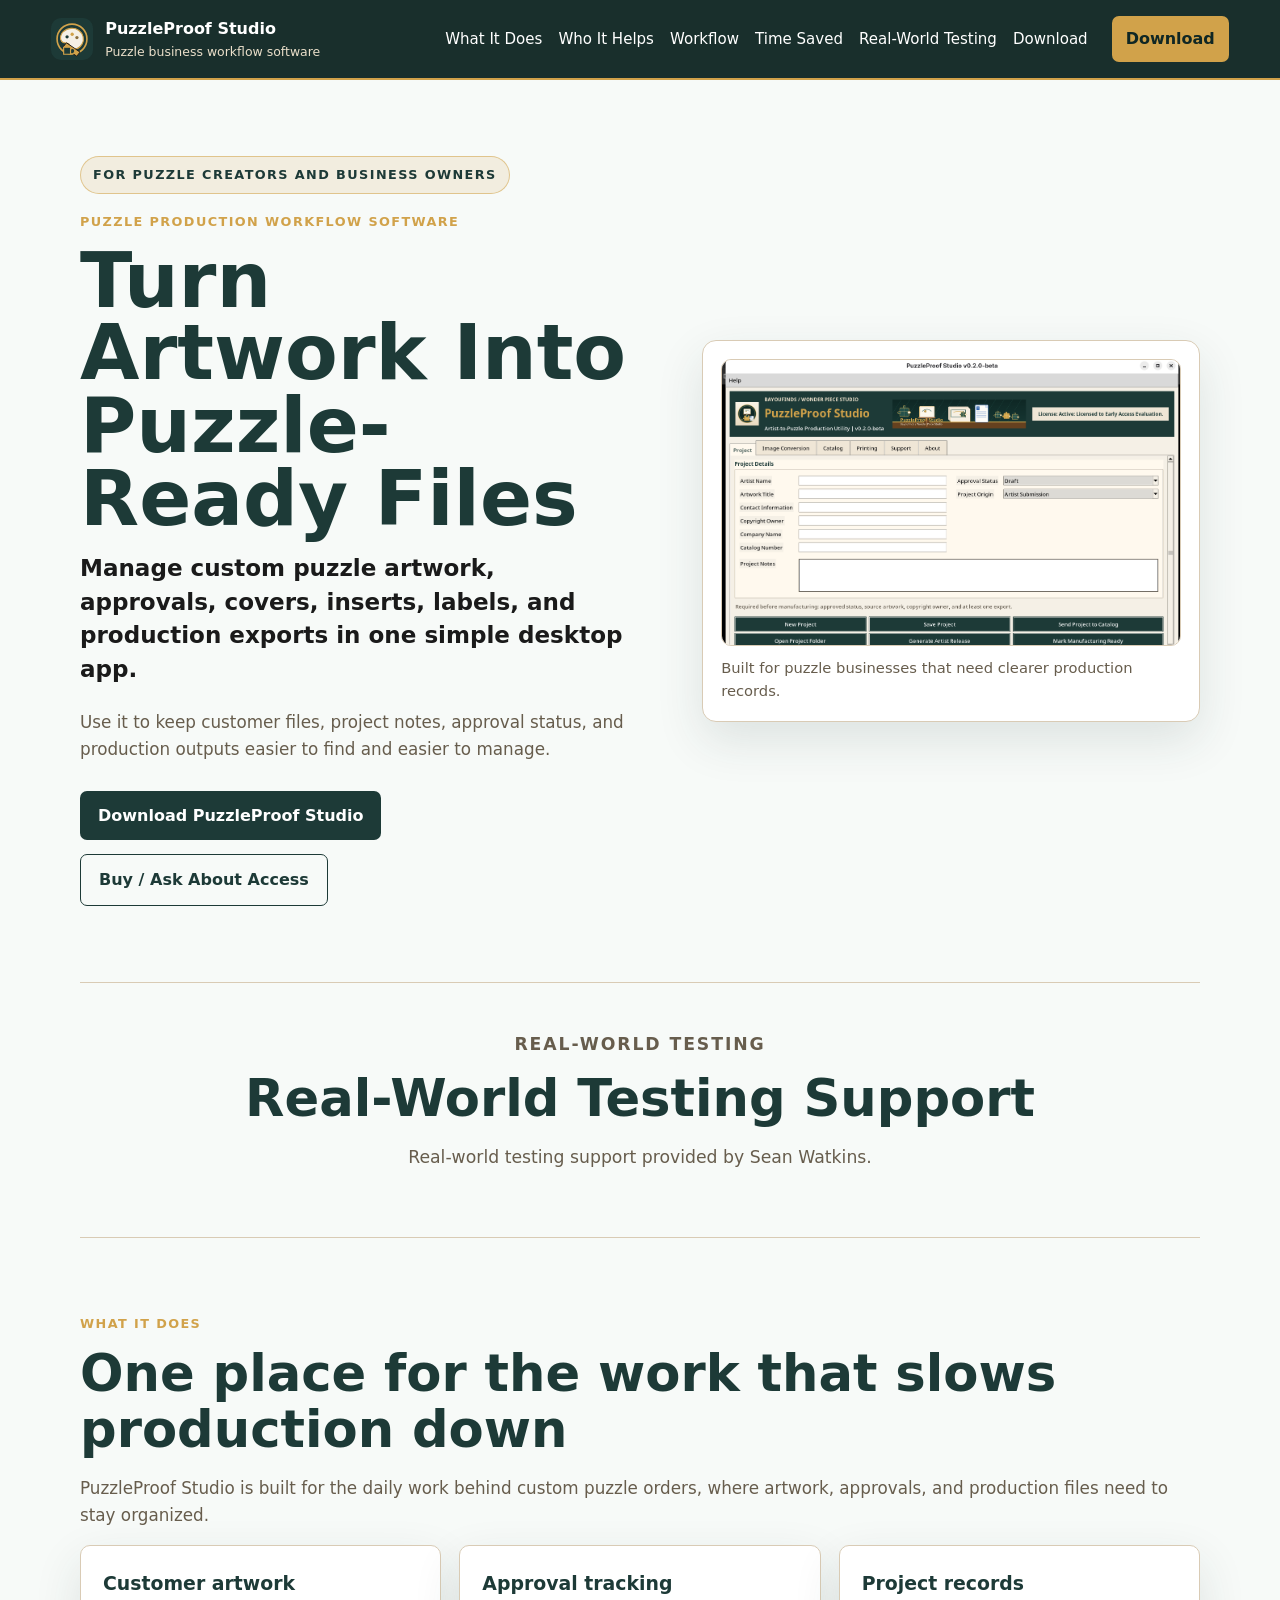
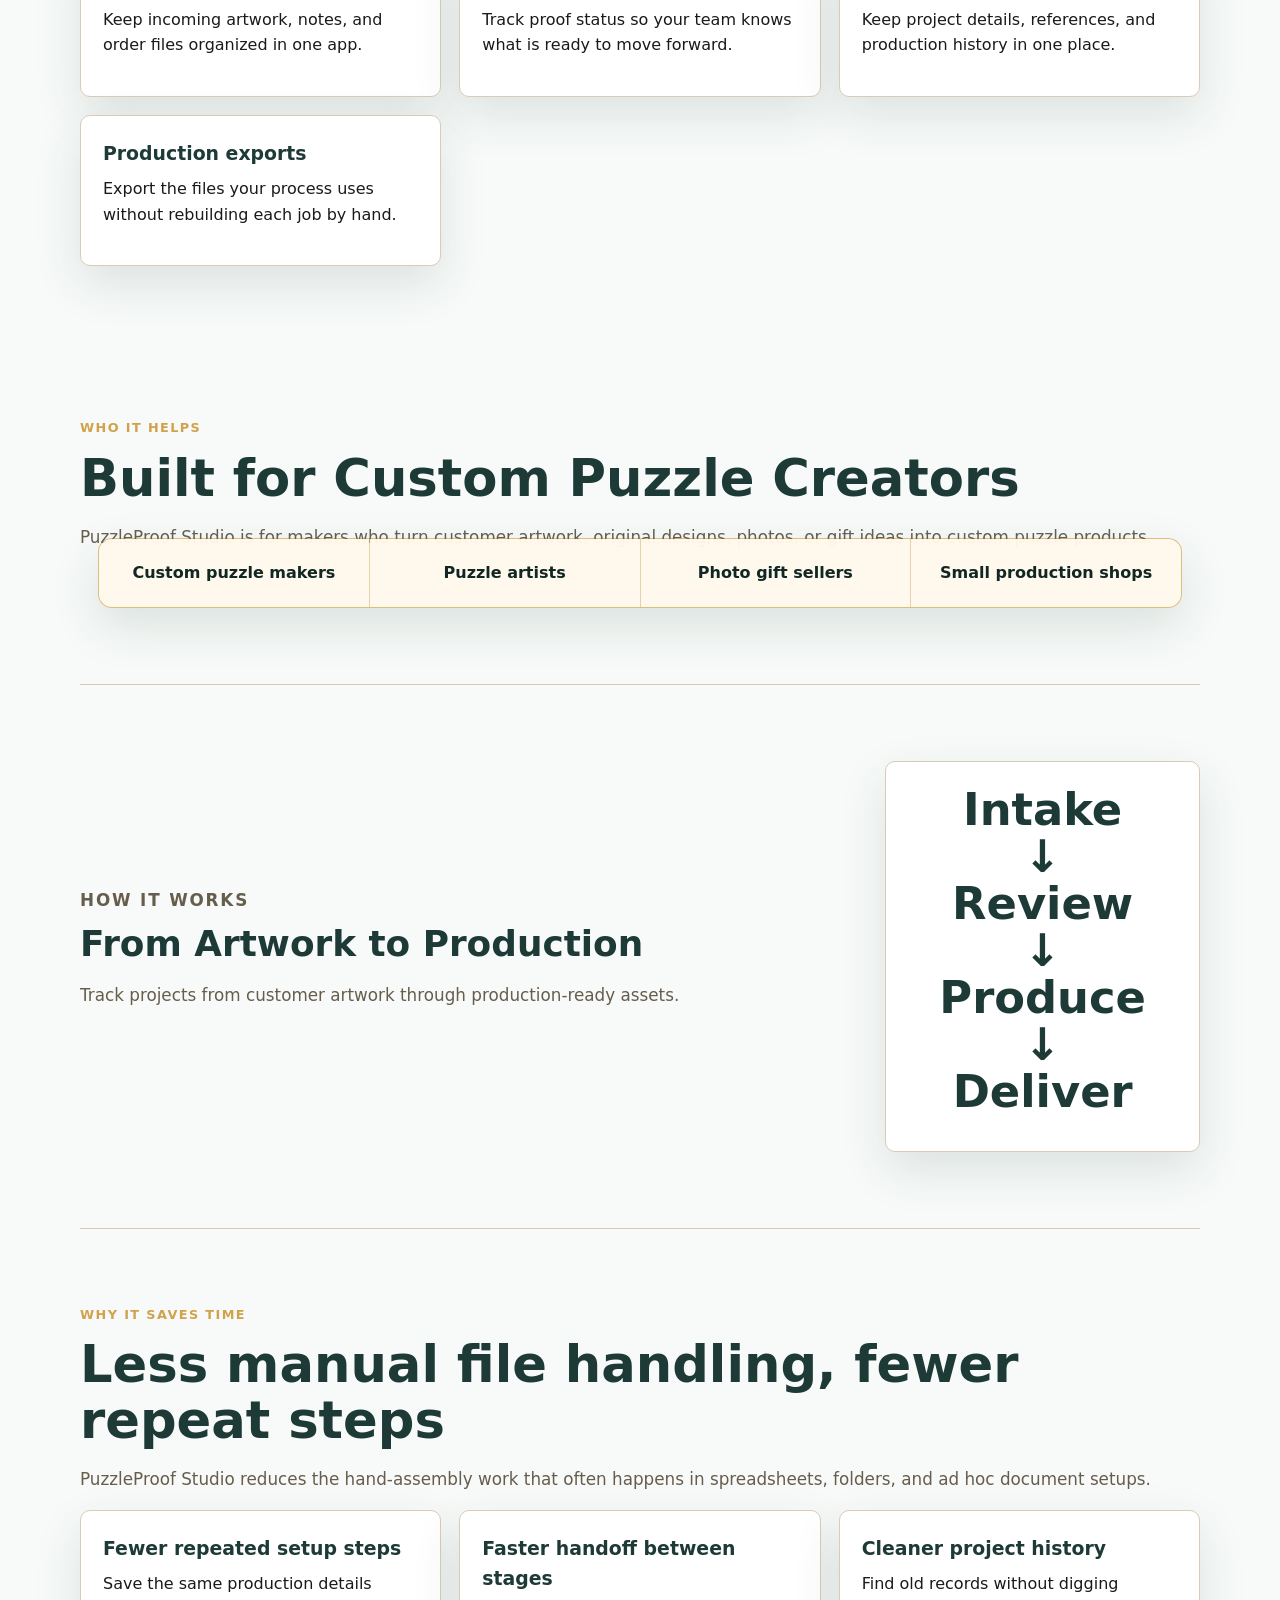
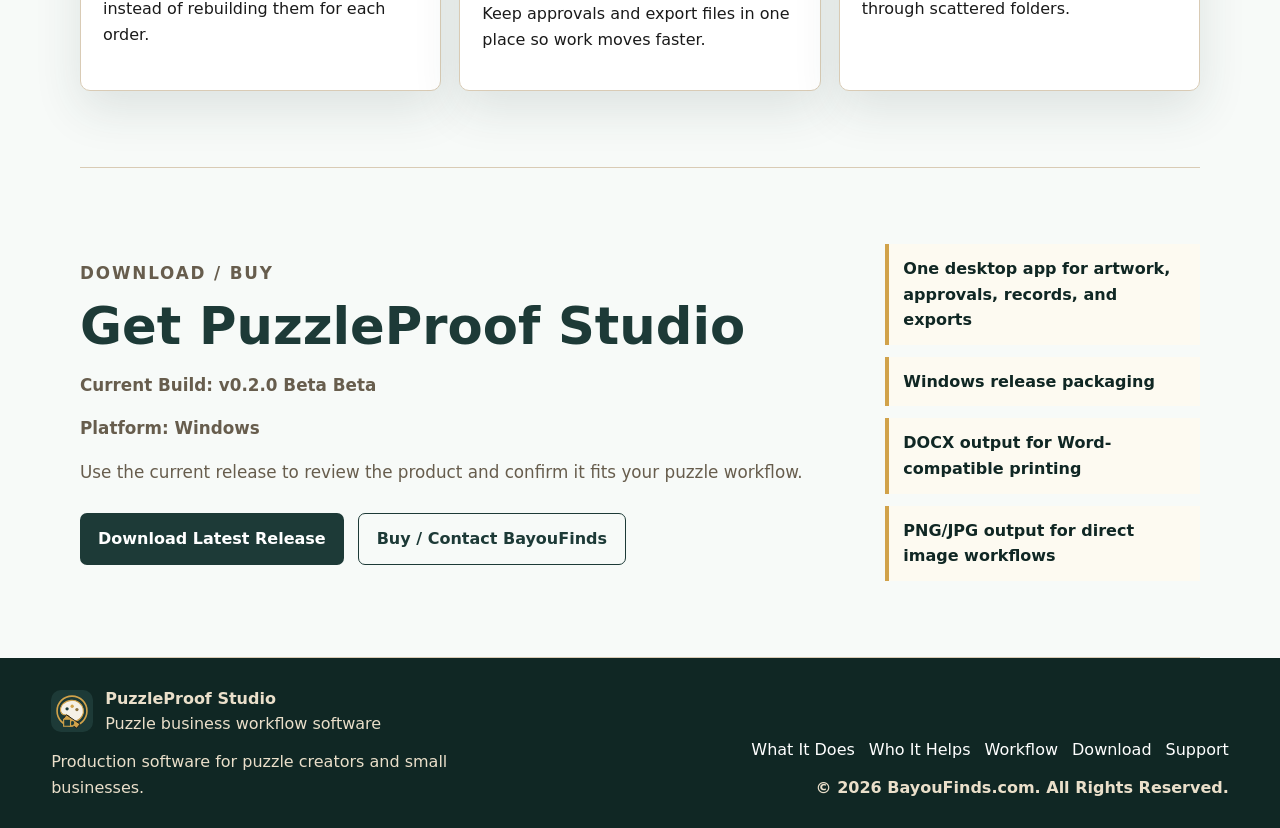
<file: site/puzzleproof/index.html>
<!doctype html>
<html lang="en">
<head>
  <meta charset="utf-8">
  <meta name="viewport" content="width=device-width, initial-scale=1">
  <meta name="description" content="PuzzleProof Studio helps puzzle creators organize customer artwork, approvals, project records, and production exports in one desktop app.">
  <meta property="og:title" content="PuzzleProof Studio">
  <meta property="og:description" content="Organize artwork, approvals, project records, and production exports in one desktop app for puzzle businesses.">
  <meta property="og:type" content="website">
  <!-- Replace with the final production domain when the Netlify site is live. -->
  <meta property="og:url" content="https://REPLACE-WITH-PUZZLEPROOF-SITE">
  <meta property="og:image" content="/assets/icons/puzzleproof-og.png">
  <meta name="twitter:card" content="summary_large_image">
  <meta name="twitter:title" content="PuzzleProof Studio">
  <meta name="twitter:description" content="PuzzleProof Studio helps puzzle creators manage artwork, approvals, records, and exports in one app.">
  <meta name="twitter:image" content="/assets/icons/puzzleproof-og.png">
  <title>PuzzleProof Studio | Puzzle Business Workflow Software</title>
  <link rel="icon" type="image/svg+xml" href="assets/icons/puzzleproof-icon.svg">
  <link rel="stylesheet" href="styles.css">
</head>
<body>
  <header class="site-header">
    <a class="brand" href="#top" aria-label="PuzzleProof Studio home">
      <img class="brand-icon" src="assets/icons/puzzleproof-icon.svg" alt="" aria-hidden="true">
      <span>
        <strong>PuzzleProof Studio</strong>
        <small>Puzzle business workflow software</small>
      </span>
    </a>
    <nav aria-label="Primary navigation">
      <a href="#what-it-does">What It Does</a>
      <a href="#who-it-helps">Who It Helps</a>
      <a href="#workflow">Workflow</a>
      <a href="#time-saved">Time Saved</a>
      <a href="#real-world-testing">Real-World Testing</a>
      <a href="#download">Download</a>
    </nav>
    <a class="nav-cta" href="https://bayoufinds.com/b/x98IV" rel="noopener">Download</a>
  </header>

  <main id="top">
    <section class="hero section">
      <div class="hero-copy">
        <p class="badge">For puzzle creators and business owners</p>
        <p class="eyebrow">Puzzle production workflow software</p>
        <h1>Turn Artwork Into Puzzle-Ready Files</h1>
        <p class="subheadline">Manage custom puzzle artwork, approvals, covers, inserts, labels, and production exports in one simple desktop app.</p>
        <p class="support-text">Use it to keep customer files, project notes, approval status, and production outputs easier to find and easier to manage.</p>
        <div class="cta-row">
          <a class="button primary" href="https://bayoufinds.com/b/x98IV" rel="noopener">Download PuzzleProof Studio</a>
          <a class="button secondary" href="mailto:support@bayoufinds.com?subject=PuzzleProof%20Studio%20Purchase%20Question">Buy / Ask About Access</a>
        </div>
      </div>
      <figure class="hero-product" aria-label="PuzzleProof Studio product preview">
        <img src="assets/screenshots/puzzleproof-v020-project.png" alt="PuzzleProof Studio desktop app showing the production workflow">
        <figcaption>Built for puzzle businesses that need clearer production records.</figcaption>
      </figure>
    </section>

    <section class="section workflow-trust" id="real-world-testing" aria-labelledby="testing-title">
      <p class="eyebrow">Real-World Testing</p>
      <h2 id="testing-title">Real-World Testing Support</h2>
      <p>Real-world testing support provided by Sean Watkins.</p>
    </section>

    <section class="section" id="what-it-does" aria-labelledby="what-it-does-title">
      <p class="eyebrow">What it does</p>
      <h2 id="what-it-does-title">One place for the work that slows production down</h2>
      <p class="section-intro">PuzzleProof Studio is built for the daily work behind custom puzzle orders, where artwork, approvals, and production files need to stay organized.</p>
      <div class="feature-grid">
        <article>
          <h3>Customer artwork</h3>
          <p>Keep incoming artwork, notes, and order files organized in one app.</p>
        </article>
        <article>
          <h3>Approval tracking</h3>
          <p>Track proof status so your team knows what is ready to move forward.</p>
        </article>
        <article>
          <h3>Project records</h3>
          <p>Keep project details, references, and production history in one place.</p>
        </article>
        <article>
          <h3>Production exports</h3>
          <p>Export the files your process uses without rebuilding each job by hand.</p>
        </article>
      </div>
    </section>

    <section class="section" id="who-it-helps" aria-labelledby="who-it-helps-title">
      <p class="eyebrow">Who it helps</p>
      <h2 id="who-it-helps-title">Built for Custom Puzzle Creators</h2>
      <p class="section-intro">PuzzleProof Studio is for makers who turn customer artwork, original designs, photos, or gift ideas into custom puzzle products.</p>
      <div class="trust-strip" aria-label="PuzzleProof Studio customer fit">
        <span>Custom puzzle makers</span>
        <span>Puzzle artists</span>
        <span>Photo gift sellers</span>
        <span>Small production shops</span>
      </div>
    </section>

    <section class="section workflow-band" id="workflow" aria-labelledby="workflow-title">
      <div>
        <p class="eyebrow">How it works</p>
        <h2 id="workflow-title">From Artwork to Production</h2>
        <p>Track projects from customer artwork through production-ready assets.</p>
      </div>
      <div class="metric-card">
        <strong class="workflow-sequence">Intake<br>↓<br>Review<br>↓<br>Produce<br>↓<br>Deliver</strong>
      </div>
    </section>

    <section class="section" id="time-saved" aria-labelledby="time-saved-title">
      <p class="eyebrow">Why it saves time</p>
      <h2 id="time-saved-title">Less manual file handling, fewer repeat steps</h2>
      <p class="section-intro">PuzzleProof Studio reduces the hand-assembly work that often happens in spreadsheets, folders, and ad hoc document setups.</p>
      <div class="feature-grid">
        <article>
          <h3>Fewer repeated setup steps</h3>
          <p>Save the same production details instead of rebuilding them for each order.</p>
        </article>
        <article>
          <h3>Faster handoff between stages</h3>
          <p>Keep approvals and export files in one place so work moves faster.</p>
        </article>
        <article>
          <h3>Cleaner project history</h3>
          <p>Find old records without digging through scattered folders.</p>
        </article>
      </div>
    </section>

    <section class="section download-panel" id="download" aria-labelledby="download-title">
      <div>
        <p class="eyebrow">Download / Buy</p>
        <h2 id="download-title">Get PuzzleProof Studio</h2>
        <p class="build-label">Current Build: v0.2.0 Beta Beta</p>
        <p class="release-meta">Platform: Windows</p>
        <p>Use the current release to review the product and confirm it fits your puzzle workflow.</p>
        <div class="cta-row">
          <a class="button primary" href="https://github.com/dewaynecox123456-lang/puzzleproof-studio/releases/latest" rel="noopener">Download Latest Release</a>
          <a class="button secondary" href="mailto:support@bayoufinds.com?subject=PuzzleProof%20Studio%20Access">Buy / Contact BayouFinds</a>
        </div>
      </div>
      <ul class="check-list">
        <li>One desktop app for artwork, approvals, records, and exports</li>
        <li>Windows release packaging</li>
        <li>DOCX output for Word-compatible printing</li>
        <li>PNG/JPG output for direct image workflows</li>
      </ul>
    </section>
  </main>

  <footer class="site-footer">
    <div class="footer-primary">
      <div class="footer-brand">
        <img class="footer-icon" src="assets/icons/puzzleproof-icon.svg" alt="" aria-hidden="true">
        <span>
          <strong>PuzzleProof Studio</strong>
          <span>Puzzle business workflow software</span>
        </span>
      </div>
      <p>Production software for puzzle creators and small businesses.</p>
    </div>
    <div class="footer-secondary">
      <div class="footer-links">
        <a href="#what-it-does">What It Does</a>
        <a href="#who-it-helps">Who It Helps</a>
        <a href="#workflow">Workflow</a>
        <a href="#download">Download</a>
        <a href="mailto:support@bayoufinds.com?subject=PuzzleProof%20Studio%20Support">Support</a>
      </div>
      <p class="copyright">© 2026 BayouFinds.com. All Rights Reserved.</p>
    </div>
  </footer>

  <script src="script.js"></script>
</body>
</html>
</file>
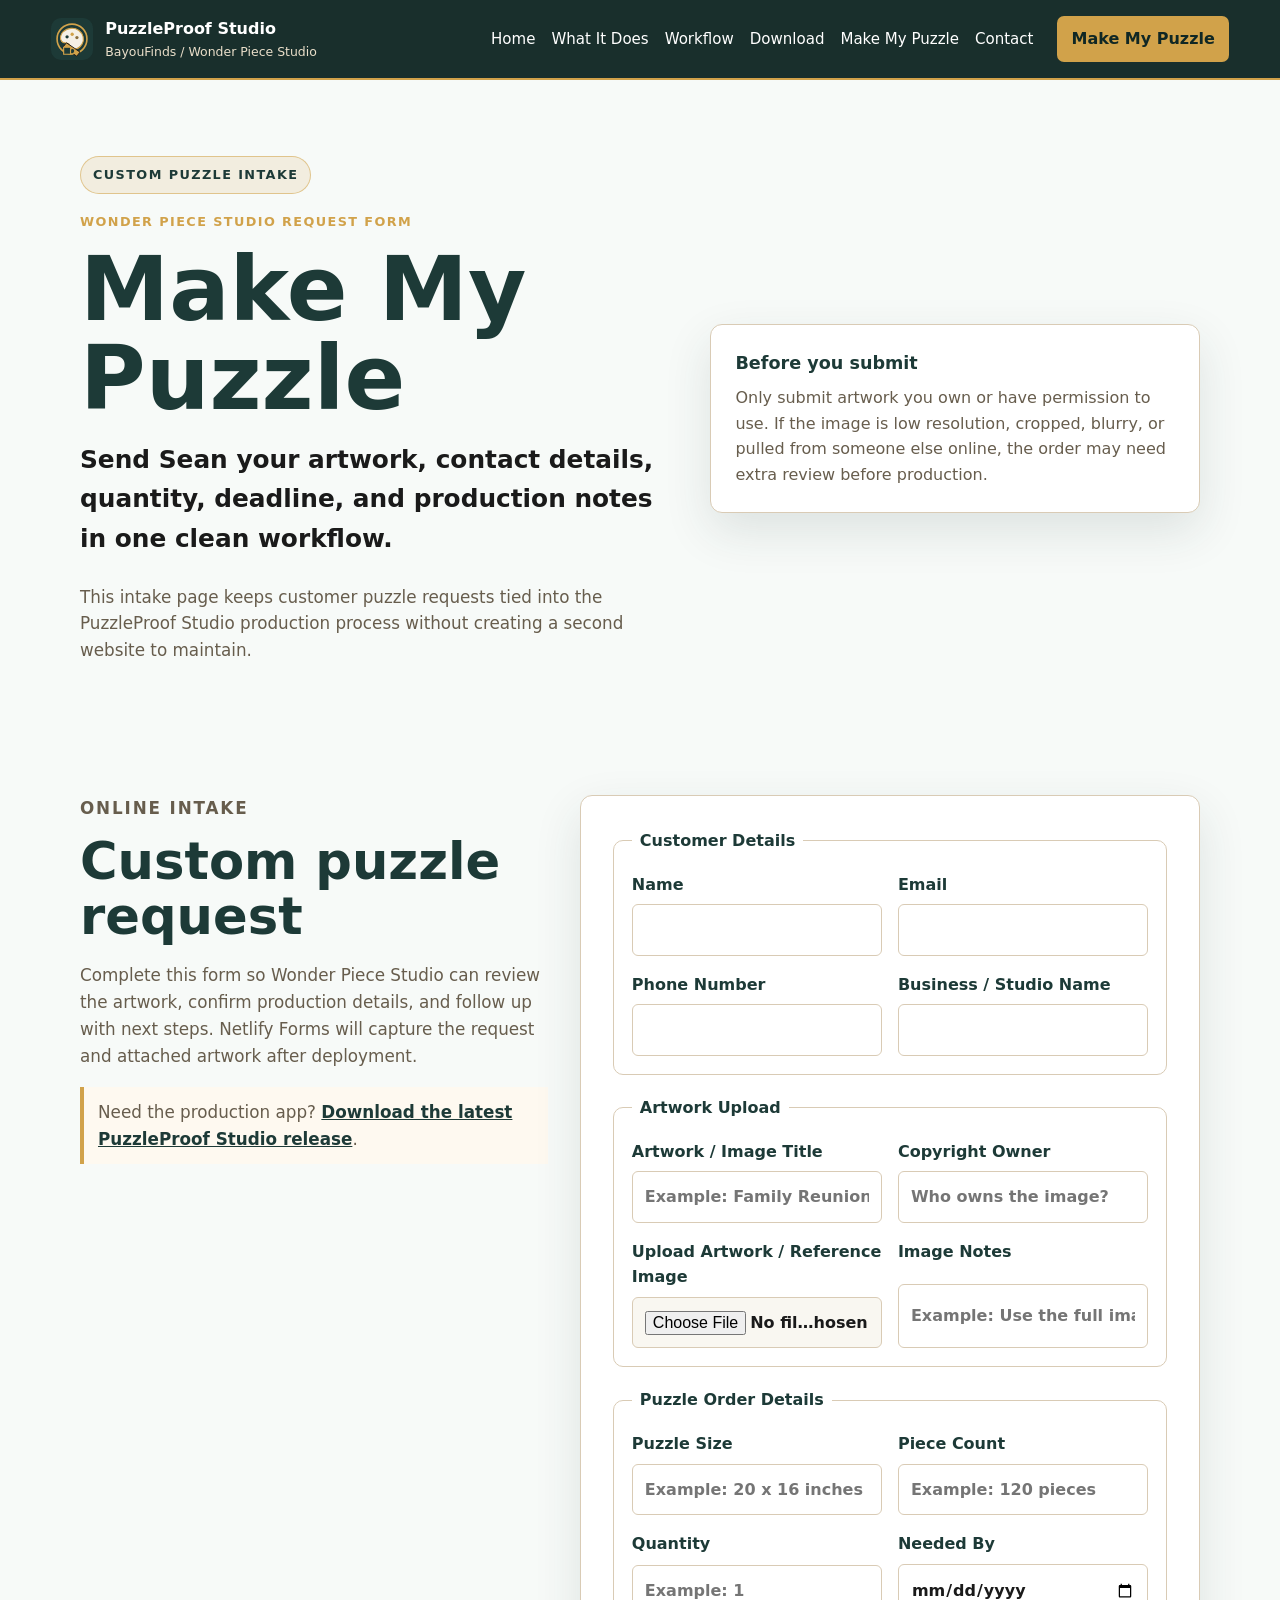
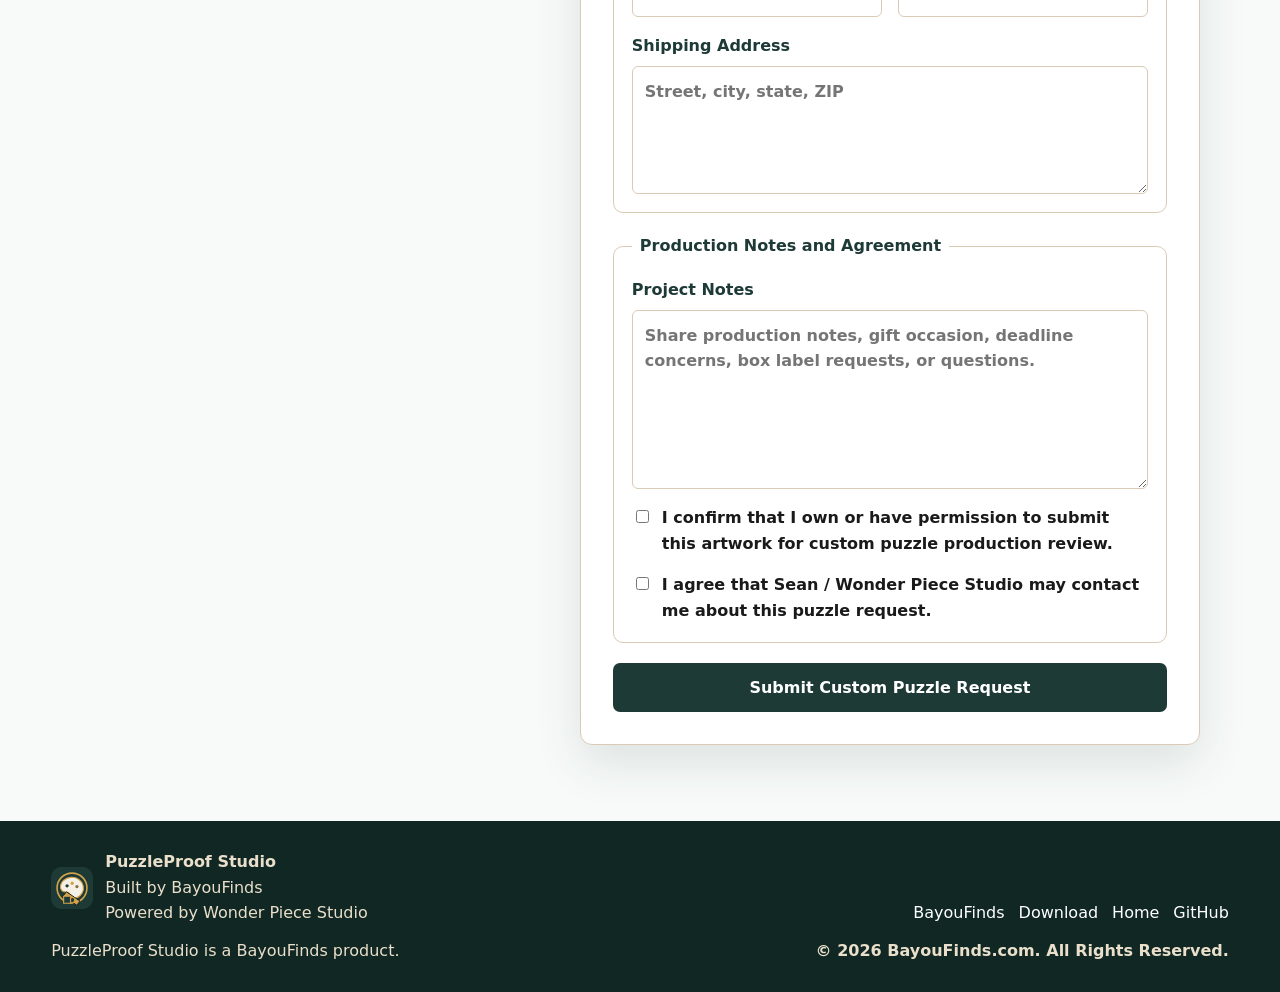
<file: site/puzzleproof/intake.html>
<!doctype html>
<html lang="en">
<head>
  <meta charset="utf-8">
  <meta name="viewport" content="width=device-width, initial-scale=1">
  <meta name="description" content="Submit artwork and order details for custom puzzle production review through PuzzleProof Studio and Wonder Piece Studio.">
  <meta property="og:title" content="Make My Puzzle | PuzzleProof Studio">
  <meta property="og:description" content="Request a custom puzzle, upload artwork, and send production notes to Sean and the BayouFinds / Wonder Piece Studio workflow.">
  <meta property="og:type" content="website">
  <meta property="og:url" content="https://puzzleproof-studio.netlify.app/intake.html">
  <meta property="og:image" content="/assets/icons/puzzleproof-og.png">
  <meta name="twitter:card" content="summary_large_image">
  <meta name="twitter:title" content="Make My Puzzle | PuzzleProof Studio">
  <meta name="twitter:description" content="Submit artwork and order details for a custom puzzle production review.">
  <meta name="twitter:image" content="/assets/icons/puzzleproof-og.png">
  <title>Make My Puzzle | PuzzleProof Studio</title>
  <link rel="icon" type="image/svg+xml" href="assets/icons/puzzleproof-icon.svg">
  <link rel="stylesheet" href="styles.css">
</head>
<body>
  <header class="site-header">
    <a class="brand" href="index.html" aria-label="PuzzleProof Studio home">
      <img class="brand-icon" src="assets/icons/puzzleproof-icon.svg" alt="" aria-hidden="true">
      <span>
        <strong>PuzzleProof Studio</strong>
        <small>BayouFinds / Wonder Piece Studio</small>
      </span>
    </a>
    <nav aria-label="Primary navigation">
      <a href="index.html">Home</a>
      <a href="index.html#what-it-does">What It Does</a>
      <a href="index.html#workflow">Workflow</a>
      <a href="index.html#download">Download</a>
      <a href="intake.html">Make My Puzzle</a>
      <a href="index.html#contact">Contact</a>
    </nav>
    <a class="nav-cta" href="intake.html">Make My Puzzle</a>
  </header>

  <main>
    <section class="section intake-hero">
      <div>
        <p class="badge">Custom Puzzle Intake</p>
        <p class="eyebrow">Wonder Piece Studio request form</p>
        <h1>Make My Puzzle</h1>
        <p class="subheadline">Send Sean your artwork, contact details, quantity, deadline, and production notes in one clean workflow.</p>
        <p class="support-text">This intake page keeps customer puzzle requests tied into the PuzzleProof Studio production process without creating a second website to maintain.</p>
      </div>
      <div class="intake-note">
        <strong>Before you submit</strong>
        <p>Only submit artwork you own or have permission to use. If the image is low resolution, cropped, blurry, or pulled from someone else online, the order may need extra review before production.</p>
      </div>
    </section>

    <section class="section intake-section" aria-labelledby="intake-form-title">
      <div class="form-copy">
        <p class="eyebrow">Online intake</p>
        <h2 id="intake-form-title">Custom puzzle request</h2>
        <p>Complete this form so Wonder Piece Studio can review the artwork, confirm production details, and follow up with next steps. Netlify Forms will capture the request and attached artwork after deployment.</p>
        <p class="payhip-callout">Need the production app? <a href="https://github.com/dewaynecox123456-lang/puzzleproof-studio/releases/latest" rel="noopener">Download the latest PuzzleProof Studio release</a>.</p>
      </div>

      <form class="intake-form" name="custom-puzzle-intake" method="POST" data-netlify="true" netlify-honeypot="bot-field" enctype="multipart/form-data" action="/success.html">
        <input type="hidden" name="form-name" value="custom-puzzle-intake">
        <p class="hidden">
          <label>Do not fill this out: <input name="bot-field"></label>
        </p>

        <fieldset>
          <legend>Customer Details</legend>
          <label>
            Name
            <input type="text" name="customer_name" autocomplete="name" required>
          </label>
          <label>
            Email
            <input type="email" name="customer_email" autocomplete="email" required>
          </label>
          <label>
            Phone Number
            <input type="tel" name="phone_number" autocomplete="tel">
          </label>
          <label>
            Business / Studio Name
            <input type="text" name="business_studio_name" autocomplete="organization">
          </label>
        </fieldset>

        <fieldset>
          <legend>Artwork Upload</legend>
          <label>
            Artwork / Image Title
            <input type="text" name="artwork_title" placeholder="Example: Family Reunion Photo" required>
          </label>
          <label>
            Copyright Owner
            <input type="text" name="copyright_owner" placeholder="Who owns the image?" required>
          </label>
          <label>
            Upload Artwork / Reference Image
            <input type="file" name="artwork_reference_image" accept="image/*" required>
          </label>
          <label>
            Image Notes
            <input type="text" name="image_notes" placeholder="Example: Use the full image, do not crop heads, brighten if needed">
          </label>
        </fieldset>

        <fieldset>
          <legend>Puzzle Order Details</legend>
          <label>
            Puzzle Size
            <input type="text" name="puzzle_size" placeholder="Example: 20 x 16 inches">
          </label>
          <label>
            Piece Count
            <input type="text" name="piece_count" placeholder="Example: 120 pieces">
          </label>
          <label>
            Quantity
            <input type="number" name="quantity" min="1" placeholder="Example: 1" required>
          </label>
          <label>
            Needed By
            <input type="date" name="deadline">
          </label>
          <label class="full-span">
            Shipping Address
            <textarea name="shipping_address" rows="4" placeholder="Street, city, state, ZIP"></textarea>
          </label>
        </fieldset>

        <fieldset>
          <legend>Production Notes and Agreement</legend>
          <label class="full-span">
            Project Notes
            <textarea name="project_notes" rows="6" placeholder="Share production notes, gift occasion, deadline concerns, box label requests, or questions."></textarea>
          </label>
          <label class="checkbox-label full-span">
            <input type="checkbox" name="artwork_permission_confirmation" required>
            <span>I confirm that I own or have permission to submit this artwork for custom puzzle production review.</span>
          </label>
          <label class="checkbox-label full-span">
            <input type="checkbox" name="contact_permission_confirmation" required>
            <span>I agree that Sean / Wonder Piece Studio may contact me about this puzzle request.</span>
          </label>
        </fieldset>

        <button type="submit">Submit Custom Puzzle Request</button>
      </form>
    </section>
  </main>

  <footer class="site-footer">
    <div class="footer-primary">
      <div class="footer-brand">
        <img class="footer-icon" src="assets/icons/puzzleproof-icon.svg" alt="" aria-hidden="true">
        <span>
          <strong>PuzzleProof Studio</strong>
          <span>Built by BayouFinds</span>
          <span>Powered by Wonder Piece Studio</span>
        </span>
      </div>
      <p>PuzzleProof Studio is a BayouFinds product.</p>
    </div>
    <div class="footer-secondary">
      <div class="footer-links">
        <a href="https://bayoufinds.com" rel="noopener">BayouFinds</a>
        <a href="https://github.com/dewaynecox123456-lang/puzzleproof-studio/releases/latest" rel="noopener">Download</a>
        <a href="index.html">Home</a>
        <a href="https://github.com/dewaynecox123456-lang/puzzleproof-studio" target="_blank" rel="noopener noreferrer">GitHub</a>
      </div>
      <p class="copyright">© 2026 BayouFinds.com. All Rights Reserved.</p>
    </div>
  </footer>

  <script src="script.js"></script>
</body>
</html>
</file>
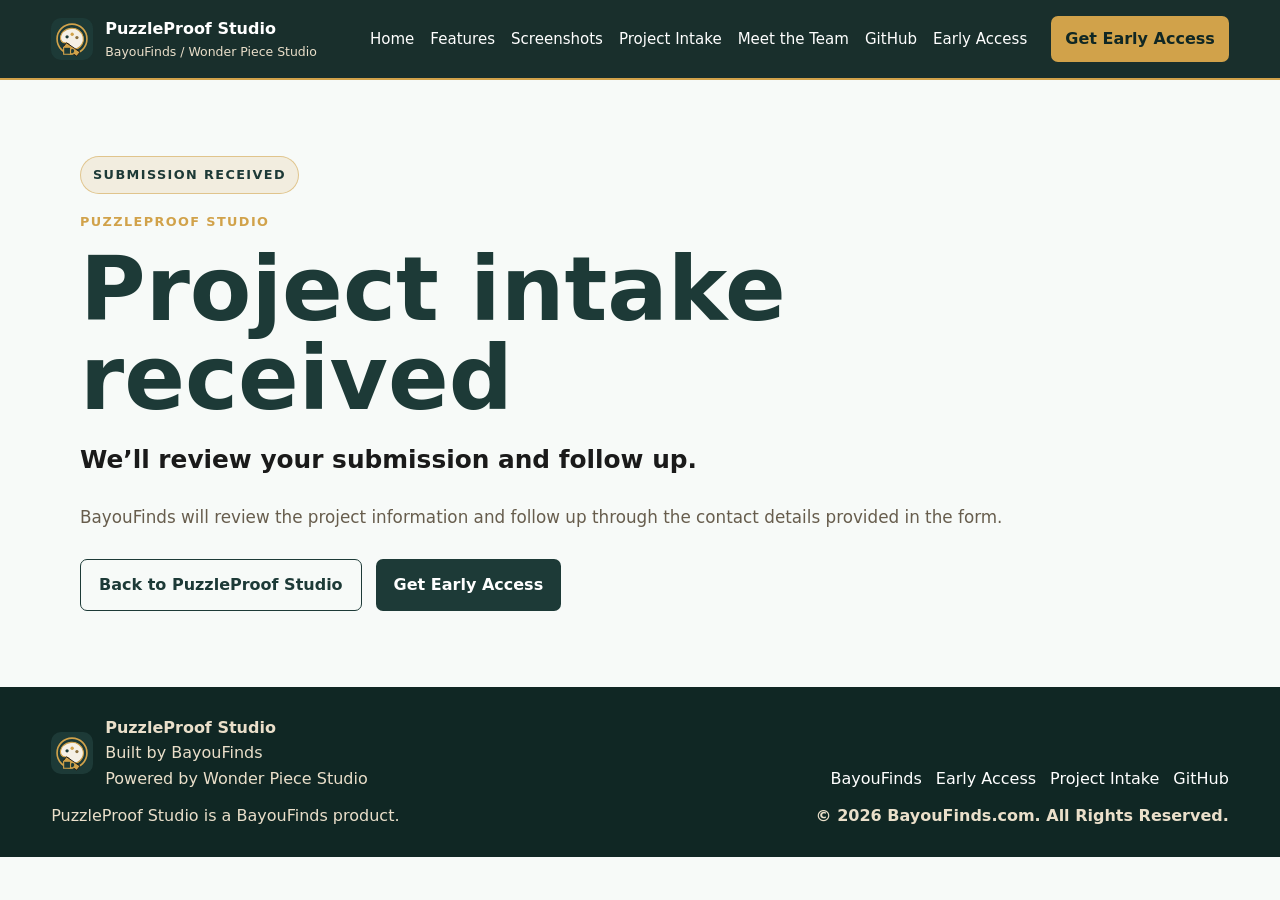
<file: site/puzzleproof/success.html>
<!doctype html>
<html lang="en">
<head>
  <meta charset="utf-8">
  <meta name="viewport" content="width=device-width, initial-scale=1">
  <meta name="description" content="PuzzleProof Studio helps puzzle makers, artists, Etsy sellers, and creative businesses manage artwork, approvals, releases, and production workflows.">
  <meta property="og:title" content="PuzzleProof Studio">
  <meta property="og:description" content="Software for puzzle makers, artists, Etsy sellers, and small creative businesses.">
  <meta property="og:type" content="website">
  <!-- Replace with the final production domain when the Netlify site is live. -->
  <meta property="og:url" content="https://REPLACE-WITH-PUZZLEPROOF-SITE/success.html">
  <meta property="og:image" content="/assets/icons/puzzleproof-og.png">
  <meta name="twitter:card" content="summary_large_image">
  <meta name="twitter:title" content="PuzzleProof Studio">
  <meta name="twitter:description" content="Software for puzzle makers, artists, Etsy sellers, and small creative businesses.">
  <meta name="twitter:image" content="/assets/icons/puzzleproof-og.png">
  <title>PuzzleProof Studio | BayouFinds</title>
  <link rel="icon" type="image/svg+xml" href="assets/icons/puzzleproof-icon.svg">
  <link rel="stylesheet" href="styles.css">
</head>
<body>
  <header class="site-header">
    <a class="brand" href="index.html" aria-label="PuzzleProof Studio home">
      <img class="brand-icon" src="assets/icons/puzzleproof-icon.svg" alt="" aria-hidden="true">
      <span>
        <strong>PuzzleProof Studio</strong>
        <small>BayouFinds / Wonder Piece Studio</small>
      </span>
    </a>
    <nav aria-label="Primary navigation">
      <a href="index.html">Home</a>
      <a href="index.html#features">Features</a>
      <a href="index.html#screenshots">Screenshots</a>
      <a href="intake.html">Project Intake</a>
      <a href="index.html#team">Meet the Team</a>
      <a href="https://github.com/dewaynecox123456-lang/puzzleproof-studio" target="_blank" rel="noopener noreferrer">GitHub</a>
      <a href="https://bayoufinds.com/b/x98IV" rel="noopener">Early Access</a>
    </nav>
    <a class="nav-cta" href="https://bayoufinds.com/b/x98IV" rel="noopener">Get Early Access</a>
  </header>

  <main>
    <section class="section success-section">
      <p class="badge">Submission received</p>
      <p class="eyebrow">PuzzleProof Studio</p>
      <h1>Project intake received</h1>
      <p class="subheadline">We’ll review your submission and follow up.</p>
      <p class="support-text">BayouFinds will review the project information and follow up through the contact details provided in the form.</p>
      <div class="cta-row">
        <a class="button secondary" href="/">Back to PuzzleProof Studio</a>
        <a class="button primary" href="https://bayoufinds.com/b/x98IV" rel="noopener">Get Early Access</a>
      </div>
    </section>
  </main>

  <footer class="site-footer">
    <div class="footer-primary">
      <div class="footer-brand">
        <img class="footer-icon" src="assets/icons/puzzleproof-icon.svg" alt="" aria-hidden="true">
        <span>
          <strong>PuzzleProof Studio</strong>
          <span>Built by BayouFinds</span>
          <span>Powered by Wonder Piece Studio</span>
        </span>
      </div>
      <p>PuzzleProof Studio is a BayouFinds product.</p>
    </div>
    <div class="footer-secondary">
      <div class="footer-links">
        <a href="https://bayoufinds.com" rel="noopener">BayouFinds</a>
        <a href="https://bayoufinds.com/b/x98IV" rel="noopener">Early Access</a>
        <a href="intake.html">Project Intake</a>
        <a href="https://github.com/dewaynecox123456-lang/puzzleproof-studio" target="_blank" rel="noopener noreferrer">GitHub</a>
      </div>
      <p class="copyright">© 2026 BayouFinds.com. All Rights Reserved.</p>
    </div>
  </footer>

  <script src="script.js"></script>
</body>
</html>
</file>
<file: site/puzzleproof/styles.css>
:root {
  --green: #1d3a37;
  --green-soft: #2d504b;
  --green-dark: #102724;
  --gold: #d1a24a;
  --ivory: #f7faf8;
  --panel: #ffffff;
  --charcoal: #1a1a1a;
  --muted: #675d4d;
  --line: #d9cbb5;
  --white: #ffffff;
}

* {
  box-sizing: border-box;
}

html {
  scroll-behavior: smooth;
}

body {
  margin: 0;
  background: var(--ivory);
  color: var(--charcoal);
  font-family: Inter, ui-sans-serif, system-ui, -apple-system, BlinkMacSystemFont, "Segoe UI", sans-serif;
  line-height: 1.6;
}

a {
  color: inherit;
}

.site-header {
  position: sticky;
  top: 0;
  z-index: 10;
  display: grid;
  grid-template-columns: auto 1fr auto;
  align-items: center;
  gap: 24px;
  padding: 16px clamp(18px, 4vw, 56px);
  background: rgba(16, 39, 36, 0.96);
  color: var(--white);
  border-bottom: 2px solid var(--gold);
  backdrop-filter: blur(12px);
}

.brand {
  display: inline-flex;
  align-items: center;
  gap: 12px;
  min-width: max-content;
  text-decoration: none;
}

.brand-mark,
.brand-icon {
  width: 42px;
  height: 42px;
}

.brand-mark {
  display: grid;
  place-items: center;
  border: 2px solid var(--gold);
  border-radius: 10px;
  color: var(--gold);
  font-weight: 800;
  letter-spacing: 0.04em;
}

.brand-icon {
  display: block;
  flex: 0 0 auto;
  border-radius: 10px;
}

.brand strong,
.brand small {
  display: block;
}

.brand small {
  color: #eadfca;
  font-size: 0.78rem;
}

nav {
  display: flex;
  flex-wrap: wrap;
  justify-content: flex-end;
  gap: 16px;
  font-size: 0.94rem;
}

nav a,
.footer-links a {
  text-decoration: none;
}

nav a:hover,
.footer-links a:hover {
  color: var(--gold);
}

nav a:focus-visible,
.footer-links a:focus-visible,
.button:focus-visible,
button:focus-visible,
.nav-cta:focus-visible {
  outline: 3px solid rgba(209, 162, 74, 0.75);
  outline-offset: 3px;
}

.nav-cta {
  display: inline-flex;
  min-height: 42px;
  align-items: center;
  justify-content: center;
  border-radius: 7px;
  padding: 10px 14px;
  background: var(--gold);
  color: var(--green-dark);
  font-weight: 800;
  text-decoration: none;
  transition: background 160ms ease, color 160ms ease, transform 160ms ease;
}

.section {
  width: min(1120px, calc(100% - 36px));
  margin: 0 auto;
  padding: 76px 0;
}

.hero {
  display: grid;
  grid-template-columns: minmax(0, 1.05fr) minmax(300px, 0.95fr);
  gap: clamp(32px, 6vw, 72px);
  align-items: center;
  min-height: calc(100vh - 76px);
}

.eyebrow,
.badge,
.microcopy {
  font-size: 0.8rem;
  font-weight: 800;
  letter-spacing: 0.11em;
  text-transform: uppercase;
}

.eyebrow {
  margin: 0 0 12px;
  color: var(--gold);
}

.badge {
  display: inline-flex;
  margin: 0 0 18px;
  border: 1px solid rgba(209, 162, 74, 0.55);
  border-radius: 999px;
  padding: 8px 12px;
  background: rgba(209, 162, 74, 0.14);
  color: var(--green);
}

h1,
h2,
h3,
p {
  margin-top: 0;
}

h1 {
  max-width: 760px;
  margin-bottom: 16px;
  color: var(--green);
  font-size: clamp(2.9rem, 7vw, 5.8rem);
  line-height: 1;
  letter-spacing: 0;
}

h2 {
  margin-bottom: 18px;
  color: var(--green);
  font-size: clamp(2rem, 4vw, 3.3rem);
  line-height: 1.08;
  letter-spacing: 0;
}

h3 {
  margin-bottom: 8px;
  color: var(--green);
  font-size: 1.18rem;
}

.subheadline {
  max-width: 680px;
  color: var(--charcoal);
  font-size: clamp(1.2rem, 2vw, 1.55rem);
  font-weight: 700;
}

.hero-copy h1 {
  font-size: clamp(3rem, 6vw, 5.75rem);
  line-height: 0.95;
  max-width: 780px;
}

.hero-copy .subheadline {
  max-width: 720px;
  font-size: clamp(1.15rem, 1.8vw, 1.45rem);
  line-height: 1.45;
}

.build-label {
  margin-bottom: 16px;
  color: var(--green);
  font-size: 1.08rem;
  font-weight: 900;
}

.release-meta {
  color: var(--green);
  font-weight: 900;
}

.support-text,
.section-intro,
.team-copy p,
.follow > p,
.form-copy p {
  color: var(--muted);
  font-size: 1.05rem;
}

.credibility-line {
  display: inline-flex;
  margin: 4px 0 0;
  border-left: 4px solid var(--gold);
  padding: 10px 14px;
  background: rgba(209, 162, 74, 0.12);
  color: var(--green-dark);
  font-weight: 900;
}

.cta-row,
.link-list {
  display: flex;
  flex-wrap: wrap;
  gap: 14px;
  margin-top: 28px;
}

.button,
button {
  display: inline-flex;
  min-height: 46px;
  align-items: center;
  justify-content: center;
  border: 0;
  border-radius: 7px;
  padding: 12px 18px;
  font: inherit;
  font-weight: 800;
  text-decoration: none;
  cursor: pointer;
  transition: background 160ms ease, border-color 160ms ease, color 160ms ease, transform 160ms ease;
}

.button.primary,
button {
  background: var(--green);
  color: var(--white);
}

.button.secondary {
  border: 1px solid var(--green);
  background: transparent;
  color: var(--green);
}

.button.primary:hover,
button:hover {
  background: var(--green-dark);
}

.button.secondary:hover {
  border-color: var(--gold);
  background: rgba(209, 162, 74, 0.12);
}

.button:hover,
button:hover,
.nav-cta:hover {
  transform: translateY(-1px);
}

.nav-cta:hover {
  background: #e0bb61;
}

.hero-product,
.metric-card,
.sean-card,
.validation-status-card,
.beyond-card,
.beyond-cta,
.roadmap-card,
.ux-update-panel,
.workflow-solutions-bridge,
.faq-grid article,
.intake-note,
.team-grid article,
form,
.feature-grid article,
.placeholder {
  border: 1px solid var(--line);
  background: var(--panel);
  box-shadow: 0 18px 48px rgba(29, 58, 55, 0.12);
}

.hero-product {
  margin: 0;
  padding: 18px;
  border-radius: 14px;
}

.hero-product img {
  display: block;
  width: 100%;
  aspect-ratio: 16 / 10;
  object-fit: cover;
  object-position: top left;
  border: 1px solid var(--line);
  border-radius: 10px;
  background: var(--white);
}

.workflow-trust {
  padding-top: 48px;
  padding-bottom: 48px;
  border-top: 1px solid var(--line);
  border-bottom: 1px solid var(--line);
  text-align: center;
}

.workflow-trust p {
  max-width: 780px;
  margin-right: auto;
  margin-left: auto;
  color: var(--muted);
  font-size: 1.08rem;
}

.window-card {
  overflow: hidden;
  border-radius: 10px;
  background: var(--white);
}

.window-bar {
  display: flex;
  gap: 7px;
  padding: 12px;
  background: var(--green);
}

.window-bar span {
  width: 10px;
  height: 10px;
  border-radius: 50%;
  background: var(--gold);
}

.window-body {
  display: grid;
  gap: 14px;
  padding: 24px;
}

.window-body div {
  display: flex;
  justify-content: space-between;
  gap: 16px;
  border-bottom: 1px solid var(--line);
  padding-bottom: 12px;
}

.window-body span {
  color: var(--muted);
  text-align: right;
}

.trust-strip {
  display: grid;
  grid-template-columns: repeat(4, minmax(0, 1fr));
  gap: 1px;
  width: min(1120px, calc(100% - 36px));
  margin: -30px auto 0;
  overflow: hidden;
  border: 1px solid rgba(209, 162, 74, 0.45);
  border-radius: 14px;
  background: rgba(209, 162, 74, 0.45);
  box-shadow: 0 18px 48px rgba(29, 58, 55, 0.13);
}

.trust-strip span {
  display: flex;
  min-height: 68px;
  align-items: center;
  justify-content: center;
  padding: 14px;
  background: rgba(255, 250, 240, 0.96);
  color: var(--green-dark);
  font-weight: 900;
  text-align: center;
}

.early-access {
  display: grid;
  grid-template-columns: 0.9fr 1.1fr;
  gap: 36px;
  border-top: 2px solid var(--gold);
  border-bottom: 2px solid var(--gold);
}

.intake-promo {
  display: grid;
  grid-template-columns: minmax(0, 1fr) auto;
  gap: 28px;
  align-items: center;
  border-top: 1px solid var(--line);
  border-bottom: 1px solid var(--line);
}

.check-list {
  display: grid;
  gap: 12px;
  margin: 0;
  padding: 0;
  list-style: none;
}

.check-list li {
  border-left: 4px solid var(--gold);
  padding: 12px 14px;
  background: rgba(255, 250, 240, 0.8);
  color: var(--green-dark);
  font-weight: 700;
}

.feature-grid,
.screenshot-grid,
.team-grid {
  display: grid;
  gap: 18px;
}

.feature-grid {
  grid-template-columns: repeat(3, minmax(0, 1fr));
}

.feature-grid article,
.team-grid article,
.faq-grid article {
  border-radius: 10px;
  padding: 22px;
}

.output-grid article {
  min-height: 170px;
}

.ux-update {
  display: grid;
  grid-template-columns: minmax(0, 0.85fr) minmax(320px, 1fr);
  gap: 32px;
  align-items: center;
  border-top: 1px solid var(--line);
  border-bottom: 1px solid var(--line);
}

.ux-update .section-intro {
  max-width: 720px;
}

.workflow-copy {
  margin: 28px 0 0;
  border-left: 5px solid var(--gold);
  border-radius: 10px;
  padding: 16px 18px;
  background:
    linear-gradient(135deg, rgba(209, 162, 74, 0.18), rgba(255, 255, 255, 0.82)),
    var(--panel);
  color: var(--green-dark);
  font-size: clamp(1rem, 2vw, 1.25rem);
  font-weight: 900;
}

.ux-update-panel {
  border-radius: 10px;
  padding: 22px;
}

.ux-update-panel .compact-list {
  margin-top: 0;
}

.workflow-band,
.validation-partner,
.beyond-puzzles,
.roadmap-section,
.download-panel,
.workflow-solutions-bridge {
  border-top: 1px solid var(--line);
  border-bottom: 1px solid var(--line);
}

.workflow-band,
.download-panel {
  display: grid;
  grid-template-columns: minmax(0, 1fr) minmax(280px, 0.42fr);
  gap: 56px;
  align-items: center;
}

.workflow-band p,
.download-panel p {
  color: var(--muted);
  font-size: 1.05rem;
}

.workflow-band h2 {
  font-size: clamp(1.5rem, 2.8vw, 2.5rem);
}

.metric-card {
  border-radius: 10px;
  padding: 24px;
}

.metric-card span {
  display: block;
  margin-bottom: 8px;
  color: var(--muted);
  font-weight: 800;
  text-transform: uppercase;
}

.metric-card strong {
  display: block;
  margin-bottom: 12px;
  color: var(--green);
  font-size: clamp(1.8rem, 3.5vw, 2.8rem);
  line-height: 1.05;
}

.workflow-sequence {
  display: block;
  margin-bottom: 0;
  font-size: clamp(1.4rem, 2.8vw, 2.2rem);
  line-height: 1.25;
  text-align: center;
}

.validation-partner {
  text-align: center;
}

.sean-card {
  display: grid;
  grid-template-columns: minmax(260px, 0.42fr) minmax(0, 0.58fr);
  gap: 28px;
  align-items: center;
  max-width: 920px;
  margin: 28px auto 0;
  border-radius: 10px;
  padding: clamp(18px, 4vw, 30px);
  text-align: left;
}

.sean-photo-wrap {
  overflow: hidden;
  border: 1px solid rgba(209, 162, 74, 0.5);
  border-radius: 10px;
  background:
    radial-gradient(circle at top left, rgba(209, 162, 74, 0.22), transparent 42%),
    var(--green-dark);
}

.sean-photo-wrap img {
  display: block;
  width: 100%;
  aspect-ratio: 4 / 3;
  object-fit: cover;
}

.sean-copy h3 {
  margin-bottom: 4px;
  font-size: 1.5rem;
}

.sean-copy p {
  color: var(--muted);
}

.sean-copy .profile-role {
  margin-bottom: 8px;
  color: var(--green);
  font-weight: 800;
}

.sean-kicker {
  color: var(--gold);
  font-weight: 900;
}

.sean-copy .check-list {
  grid-template-columns: repeat(2, minmax(0, 1fr));
  margin: 16px 0 20px;
}

.sean-copy .build-label {
  margin: 0 0 18px;
}

.validation-status-card {
  max-width: 920px;
  margin: 28px auto 0;
  border-radius: 10px;
  padding: clamp(20px, 4vw, 28px);
  text-align: left;
}

.validation-status-card h3 {
  margin-bottom: 18px;
  text-align: center;
  text-transform: uppercase;
}

.validation-details {
  display: grid;
  grid-template-columns: repeat(4, minmax(0, 1fr));
  gap: 14px;
  margin: 0 0 22px;
}

.validation-details div {
  border-left: 4px solid var(--gold);
  padding: 12px 14px;
  background: rgba(255, 250, 240, 0.8);
}

.validation-details dt {
  color: var(--muted);
  font-size: 0.82rem;
  font-weight: 800;
  text-transform: uppercase;
}

.validation-details dd {
  margin: 4px 0 0;
  color: var(--green);
  font-weight: 900;
}

.validation-focus h4 {
  margin: 0 0 12px;
  color: var(--green);
  font-size: 1rem;
}

.validation-focus .check-list {
  grid-template-columns: repeat(4, minmax(0, 1fr));
}

.validation-timeline {
  max-width: 920px;
  margin: 28px auto 0;
  text-align: left;
}

.validation-timeline h3 {
  margin-bottom: 16px;
  text-align: center;
}

.timeline-grid {
  display: grid;
  grid-template-columns: repeat(4, minmax(0, 1fr));
  gap: 14px;
}

.timeline-grid article {
  border: 1px solid var(--line);
  border-top: 4px solid var(--gold);
  border-radius: 10px;
  padding: 18px;
  background: rgba(255, 250, 240, 0.8);
}

.timeline-grid span {
  display: block;
  margin-bottom: 8px;
  color: var(--green);
  font-weight: 900;
}

.timeline-grid p {
  margin: 0;
  color: var(--muted);
  font-weight: 700;
}

.beyond-puzzles .section-intro {
  max-width: 820px;
}

.beyond-grid {
  display: grid;
  grid-template-columns: repeat(2, minmax(0, 1fr));
  gap: 18px;
  margin-top: 30px;
}

.beyond-card {
  border-radius: 10px;
  padding: 22px;
}

.beyond-card h3 {
  margin-bottom: 18px;
}

.beyond-cta {
  display: grid;
  grid-template-columns: minmax(0, 1fr) auto;
  gap: 24px;
  align-items: center;
  margin-top: 18px;
  border-left: 5px solid var(--gold);
  border-radius: 10px;
  padding: 24px;
  background:
    linear-gradient(135deg, rgba(209, 162, 74, 0.16), rgba(255, 255, 255, 0.92)),
    var(--panel);
}

.beyond-cta p {
  margin-bottom: 0;
  color: var(--muted);
  font-size: 1.05rem;
}

.beyond-cta .button {
  white-space: nowrap;
}

.roadmap-grid {
  display: grid;
  grid-template-columns: repeat(3, minmax(0, 1fr));
  gap: 18px;
  margin-top: 28px;
}

.roadmap-card {
  border-radius: 10px;
  padding: 22px;
}

.roadmap-card .microcopy {
  display: block;
  margin-bottom: 10px;
  color: var(--gold);
}

.roadmap-card p {
  color: var(--muted);
}

.change-list {
  display: grid;
  gap: 10px;
  margin: 0;
  padding-left: 20px;
  color: var(--green-dark);
}

.compact-list {
  gap: 8px;
  margin-top: 18px;
}

.compact-list li {
  padding: 9px 12px;
}

.faq-grid {
  display: grid;
  grid-template-columns: repeat(2, minmax(0, 1fr));
  gap: 18px;
}

.screenshot-carousel {
  border-top: 1px solid var(--line);
}

.screenshot-badges {
  display: flex;
  flex-wrap: wrap;
  gap: 10px;
  margin-top: 18px;
}

.screenshot-badges span {
  border: 1px solid rgba(214, 163, 69, 0.46);
  border-radius: 999px;
  padding: 7px 11px;
  background: rgba(255, 251, 241, 0.78);
  color: var(--green);
  font-size: 0.78rem;
  font-weight: 900;
  letter-spacing: 0.03em;
}

.carousel {
  margin-top: 22px;
}

.carousel-viewport {
  overflow: hidden;
  border: 1px solid var(--line);
  border-radius: 10px;
  background: var(--panel);
  box-shadow: 0 18px 48px rgba(29, 58, 55, 0.12);
}

.carousel-slide {
  margin: 0;
  padding: 18px;
}

.carousel-slide img {
  display: block;
  width: 100%;
  aspect-ratio: 16 / 9;
  object-fit: cover;
  object-position: top left;
  border: 1px solid var(--line);
  border-radius: 8px;
  background: var(--white);
}

.carousel-slide figcaption {
  margin: 12px 0 0;
  color: var(--muted);
  font-weight: 700;
}

.carousel-controls {
  display: grid;
  grid-template-columns: auto 1fr auto;
  gap: 16px;
  align-items: center;
  margin-top: 16px;
}

.carousel-button {
  min-height: 42px;
  padding: 10px 14px;
}

.carousel-dots {
  display: flex;
  flex-wrap: wrap;
  justify-content: center;
  gap: 10px;
}

.carousel-dot {
  width: 12px;
  min-width: 12px;
  height: 12px;
  min-height: 12px;
  border: 2px solid var(--green);
  border-radius: 50%;
  padding: 0;
  background: transparent;
}

.carousel-dot.is-active {
  background: var(--gold);
}

.screenshots figure {
  margin: 0;
}

.screenshot-grid {
  grid-template-columns: repeat(3, minmax(0, 1fr));
}

.screenshot-grid img,
.step-grid img {
  display: block;
  width: 100%;
  aspect-ratio: 16 / 9;
  object-fit: cover;
  object-position: top left;
  border: 1px solid var(--line);
  border-radius: 12px;
  background: var(--panel);
  box-shadow: 0 18px 40px rgba(16, 24, 32, 0.14);
}

.production-flow {
  border-top: 1px solid var(--line);
}

.step-grid {
  display: grid;
  grid-template-columns: repeat(5, minmax(0, 1fr));
  gap: 16px;
}

.step-grid article {
  border-radius: 12px;
  padding: 12px;
}

.step-grid span {
  display: inline-block;
  margin-top: 12px;
  color: var(--gold);
  font-size: 0.78rem;
  font-weight: 900;
  letter-spacing: 0.1em;
  text-transform: uppercase;
}

.step-grid h3 {
  margin: 5px 0 0;
  font-size: 1rem;
  line-height: 1.25;
}

.placeholder {
  display: grid;
  min-height: 260px;
  place-items: center;
  border-radius: 12px;
  color: var(--green);
  font-weight: 800;
  text-align: center;
}

.screenshot-placeholder {
  min-height: 340px;
  background:
    linear-gradient(rgba(29, 58, 55, 0.08), rgba(29, 58, 55, 0.08)),
    var(--panel);
}

.icon-placeholder {
  min-height: 340px;
  background: radial-gradient(circle at 50% 40%, var(--green-soft), var(--green-dark));
  color: var(--gold);
}

figcaption {
  margin-top: 10px;
  color: var(--muted);
  font-size: 0.92rem;
}

.team,
.access,
.intake-section {
  display: grid;
  grid-template-columns: 0.86fr 1.14fr;
  gap: 32px;
  align-items: start;
}

.team {
  grid-template-columns: 1fr;
}

.team-grid {
  grid-template-columns: repeat(2, minmax(0, 1fr));
}

.profile-card {
  display: grid;
  grid-template-columns: minmax(240px, 0.9fr) minmax(0, 1fr);
  gap: 24px;
  overflow: hidden;
  height: 100%;
  min-height: 410px;
  border: 1px solid rgba(209, 162, 74, 0.5);
  border-radius: 16px;
  padding: 0;
  background:
    radial-gradient(circle at top left, rgba(209, 162, 74, 0.16), transparent 36%),
    linear-gradient(135deg, rgba(16, 39, 36, 1), rgba(8, 22, 18, 1)),
    var(--green-dark);
  color: var(--white);
  box-shadow: 0 24px 58px rgba(16, 24, 32, 0.28);
}

.profile-photo {
  display: block;
  width: 100%;
  height: 100%;
  min-height: 410px;
  object-fit: cover;
  object-position: center;
  background: var(--green-dark);
}

.profile-body {
  display: flex;
  flex-direction: column;
  justify-content: center;
  padding: 30px 28px 28px 0;
  background: var(--panel);
  color: var(--charcoal);
}

.profile-body h3 {
  margin-bottom: 4px;
  background: transparent;
  color: #c9972e;
  font-size: 1.48rem;
  font-weight: 700;
}

.profile-role {
  margin-bottom: 14px;
  background: transparent;
  color: #1f2937;
  font-size: 1rem;
  font-weight: 600;
}

.profile-body p {
  background: transparent;
  color: #374151;
  font-size: 1rem;
  line-height: 1.7;
  text-align: left;
}

.profile-kicker {
  margin-bottom: 10px;
  background: transparent;
  color: #e5e7eb;
  font-family: ui-monospace, SFMono-Regular, Consolas, "Liberation Mono", monospace;
  font-size: 0.82rem;
  font-weight: 800;
  text-shadow: 0 1px 2px rgba(16, 39, 36, 0.75);
}

.profile-card pre {
  margin: 0 0 14px;
  border-left: 3px solid var(--gold);
  border-radius: 8px;
  padding: 11px;
  background: rgba(8, 22, 18, 0.9);
  color: #f7efe0;
  font-family: ui-monospace, SFMono-Regular, Consolas, "Liberation Mono", monospace;
  font-size: 0.7rem;
  line-height: 1.35;
  overflow-x: auto;
}

.badge-list {
  display: flex;
  flex-wrap: wrap;
  gap: 8px;
  margin-top: auto;
}

.badge-list span {
  border: 1px solid rgba(209, 162, 74, 0.5);
  border-radius: 999px;
  padding: 6px 10px;
  background: rgba(209, 162, 74, 0.12);
  color: var(--gold);
  font-size: 0.78rem;
  font-weight: 800;
}

.team-footer {
  margin: 2px 0 0;
  color: var(--green);
  font-size: 1.1rem;
  font-weight: 900;
  text-align: center;
}

.workflow-solutions-bridge {
  display: grid;
  grid-template-columns: minmax(0, 1fr) minmax(260px, 0.34fr);
  gap: 28px;
  align-items: center;
  border-left: 5px solid var(--gold);
  border-radius: 14px;
  padding: clamp(24px, 5vw, 38px);
  background:
    linear-gradient(135deg, rgba(209, 162, 74, 0.18), rgba(255, 255, 255, 0.96)),
    var(--panel);
}

.workflow-solutions-bridge p {
  color: var(--muted);
  font-size: 1.05rem;
}

.workflow-solutions-bridge p:last-child {
  margin-bottom: 0;
}

.bridge-kicker {
  color: var(--green-dark);
  font-weight: 900;
}

.bridge-actions {
  display: grid;
  gap: 12px;
}

.bridge-actions .button {
  width: 100%;
}

.contact-block {
  border-top: 1px solid var(--line);
  text-align: center;
}

.contact-block p {
  max-width: 720px;
  margin-right: auto;
  margin-left: auto;
  color: var(--muted);
  font-size: 1.05rem;
}

.contact-block .cta-row {
  justify-content: center;
}

.follow {
  text-align: center;
}

.follow > p {
  max-width: 760px;
  margin-right: auto;
  margin-left: auto;
}

.link-list {
  justify-content: center;
}

.link-list a {
  border: 1px solid var(--line);
  border-radius: 999px;
  padding: 10px 15px;
  background: var(--panel);
  text-decoration: none;
  font-weight: 800;
}

.link-list a:hover {
  border-color: var(--gold);
  color: var(--green);
}

.microcopy {
  margin: 18px 0 0;
  color: var(--green);
}

form {
  display: grid;
  gap: 16px;
  border-radius: 12px;
  padding: clamp(20px, 4vw, 32px);
}

fieldset {
  display: grid;
  grid-template-columns: repeat(2, minmax(0, 1fr));
  gap: 16px;
  margin: 0;
  border: 1px solid var(--line);
  border-radius: 10px;
  padding: 18px;
}

legend {
  padding: 0 8px;
  color: var(--green);
  font-weight: 900;
}

label {
  display: grid;
  gap: 7px;
  color: var(--green);
  font-weight: 800;
}

input,
select,
textarea {
  width: 100%;
  border: 1px solid var(--line);
  border-radius: 6px;
  padding: 12px;
  background: var(--white);
  color: var(--charcoal);
  font: inherit;
}

input[type="file"] {
  background: rgba(245, 240, 230, 0.55);
}

input[type="checkbox"] {
  width: auto;
}

textarea {
  resize: vertical;
}

.full-span {
  grid-column: 1 / -1;
}

.checkbox-label {
  display: flex;
  align-items: flex-start;
  gap: 10px;
  color: var(--charcoal);
  font-weight: 700;
}

.checkbox-label input {
  margin-top: 5px;
}

.intake-hero {
  display: grid;
  grid-template-columns: minmax(0, 1.1fr) minmax(280px, 0.9fr);
  gap: 32px;
  align-items: center;
  padding-bottom: 38px;
}

.intake-note {
  border-radius: 12px;
  padding: 24px;
}

.intake-note strong {
  display: block;
  margin-bottom: 8px;
  color: var(--green);
  font-size: 1.1rem;
}

.intake-note p {
  margin-bottom: 0;
  color: var(--muted);
}

.intake-form {
  gap: 20px;
}

.payhip-callout {
  border-left: 4px solid var(--gold);
  padding: 12px 14px;
  background: rgba(255, 250, 240, 0.9);
}

.payhip-callout a {
  color: var(--green);
  font-weight: 800;
}

.hidden {
  display: none;
}

.site-footer {
  display: grid;
  grid-template-columns: 1fr auto;
  gap: 18px 32px;
  align-items: end;
  padding: 28px clamp(18px, 4vw, 56px);
  background: var(--green-dark);
  color: var(--white);
}

.footer-primary,
.footer-secondary {
  display: grid;
  gap: 12px;
}

.footer-brand {
  display: flex;
  align-items: center;
  gap: 12px;
}

.footer-icon {
  display: block;
  width: 42px;
  height: 42px;
  border-radius: 10px;
}

.site-footer strong,
.site-footer span {
  display: block;
}

.site-footer span,
.site-footer p {
  color: #eadfca;
}

.footer-primary p {
  max-width: 420px;
}

.footer-links {
  display: flex;
  flex-wrap: wrap;
  justify-content: flex-end;
  gap: 14px;
}

.site-footer p {
  margin: 0;
}

.footer-secondary {
  justify-items: end;
  text-align: right;
}

.copyright {
  color: #fff4dc;
  font-weight: 800;
}

@media (max-width: 980px) {
  .site-header {
    grid-template-columns: 1fr;
  }

  nav {
    justify-content: flex-start;
  }

  .nav-cta {
    width: fit-content;
  }
}

@media (max-width: 820px) {
  .hero,
  .early-access,
  .ux-update,
  .workflow-band,
  .download-panel,
  .workflow-solutions-bridge,
  .intake-promo,
  .team,
  .access,
  .intake-section,
  .intake-hero,
  .sean-card,
  .screenshot-grid,
  .site-footer,
  .trust-strip {
    grid-template-columns: 1fr;
  }

  .feature-grid,
  .team-grid,
  .screenshot-grid,
  .step-grid,
  .sean-copy .check-list,
  .validation-details,
  .validation-focus .check-list,
  .timeline-grid,
  .beyond-grid,
  .roadmap-grid,
  .faq-grid {
    grid-template-columns: repeat(2, minmax(0, 1fr));
  }

  .beyond-cta {
    grid-template-columns: 1fr;
  }

  .footer-links {
    justify-content: flex-start;
  }

  .footer-secondary {
    justify-items: start;
    text-align: left;
  }

  .profile-card {
    grid-template-columns: 1fr;
    min-height: 0;
  }

  .profile-photo {
    min-height: 320px;
    max-height: 360px;
  }

  .profile-body {
    padding: 0 22px 22px;
  }
}

@media (max-width: 560px) {
  .section {
    width: min(100% - 28px, 1120px);
    padding: 50px 0;
  }

  .feature-grid,
  .team-grid,
  .screenshot-grid,
  .step-grid,
  .sean-copy .check-list,
  .validation-details,
  .validation-focus .check-list,
  .timeline-grid,
  .beyond-grid,
  .roadmap-grid,
  .faq-grid {
    grid-template-columns: 1fr;
  }

  .window-body div {
    display: block;
  }

  .window-body span {
    display: block;
    margin-top: 4px;
    text-align: left;
  }

  .sean-card {
    text-align: center;
  }

  .sean-copy .check-list {
    text-align: left;
  }

  fieldset {
    grid-template-columns: 1fr;
  }

  .cta-row,
  .link-list,
  .bridge-actions {
    align-items: stretch;
    flex-direction: column;
  }

  .trust-strip {
    margin-top: 0;
  }

  .carousel-controls {
    grid-template-columns: 1fr 1fr;
  }

  .carousel-dots {
    grid-column: 1 / -1;
    grid-row: 1;
  }

  .carousel-button {
    width: 100%;
  }
}
</file>
